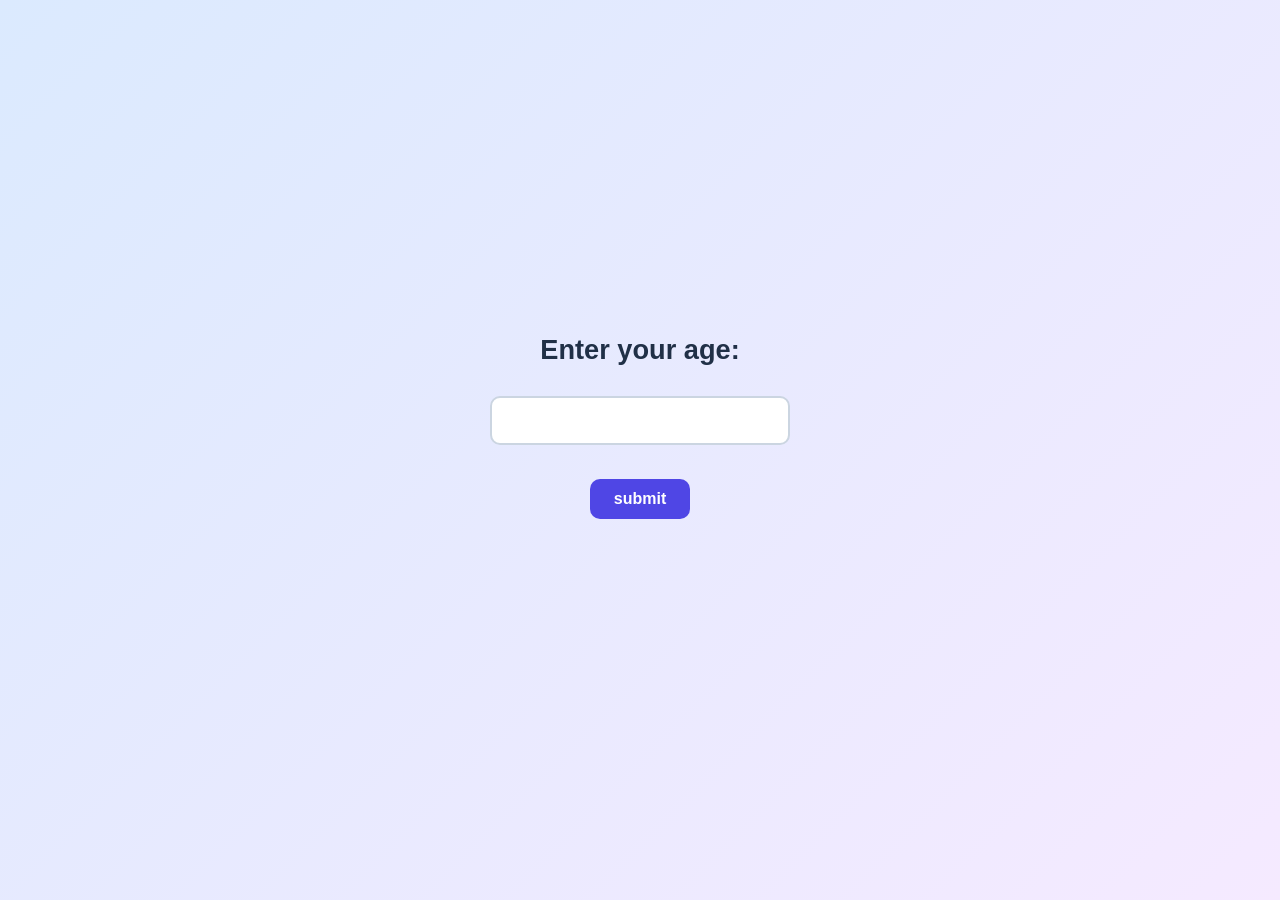
<file: basics_01/controlproject/index.html>
<!DOCTYPE html>
<!-- Tells the browser this page uses modern HTML. -->
<html lang="en">
<!-- The page content is written in English. -->
<head>
    <!-- Allows the page to display text using a wide range of characters. -->
    <meta charset="UTF-8">
    <!-- Makes the page fit and scale correctly on mobile screens. -->
    <meta name="viewport" content="width=device-width, initial-scale=1.0">
    <!-- Sets the title shown in the browser tab. -->
    <title>My website</title>
    <!-- Loads the CSS file that controls the page's appearance. -->
    <link rel="stylesheet" href="style.css">
</head>
<body>
    <!-- Prompts the user to enter their age. -->
    <label>Enter your age:</label><br>
    <!-- Provides a text field; JavaScript reads its value using the id "myText". -->
    <input type="text" id="myText"><br>
    <!-- Clicking this button runs the age-checking code in index.js. -->
    <button type="submit" id="mySubmit">submit</button>
    <!-- JavaScript puts the age-check result message inside this paragraph. -->
    <p id="resultElement"></p>
    <!-- Loads the JavaScript that reads the age and displays the result. -->
    <script src="index.js"></script>
</body>
</html>
</file>
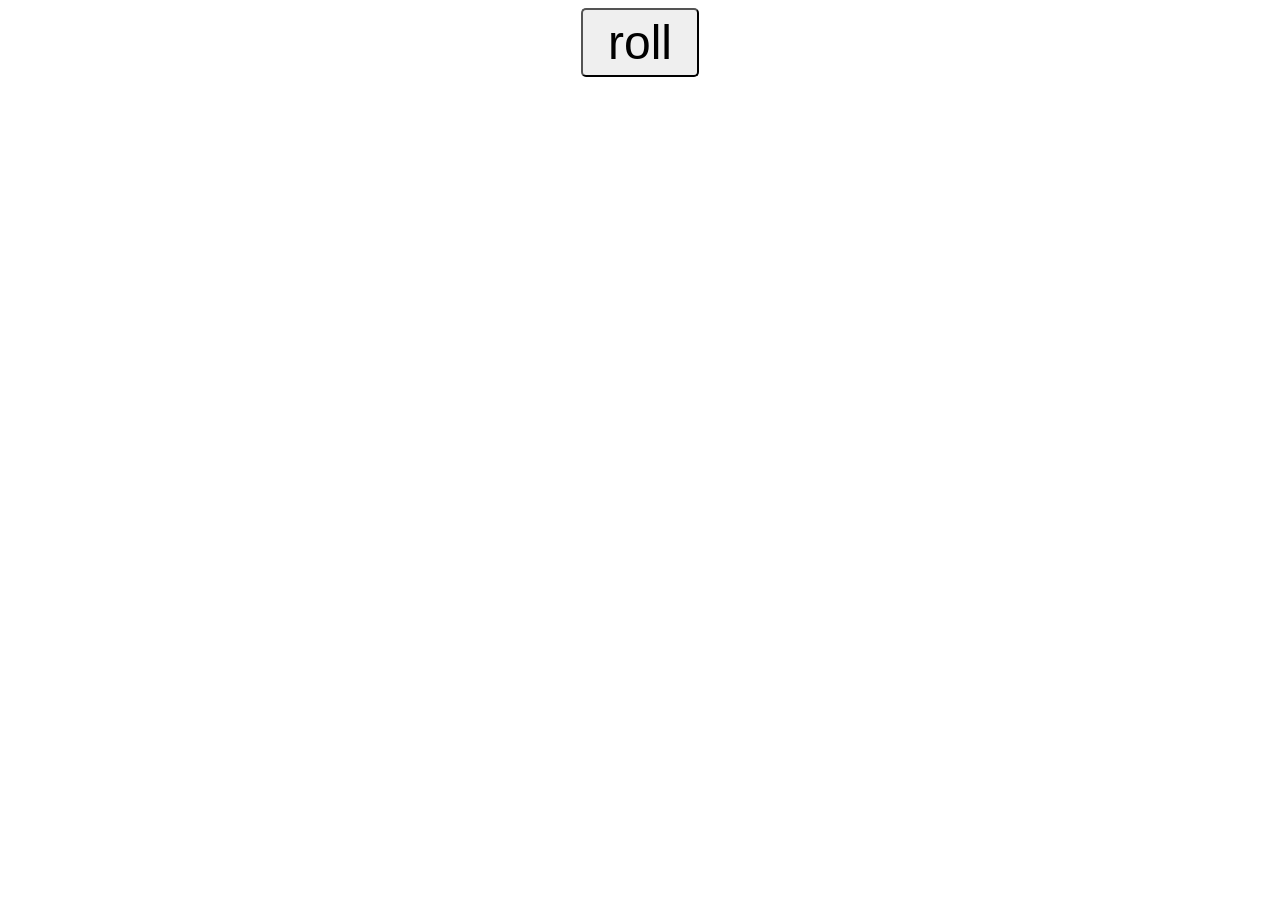
<file: basics_01/random_number_generator/index.html>
<!DOCTYPE html>
<!-- Declares this file as an HTML5 document. -->
<html lang="en">
<!-- The page content is written in English. -->
<head>
    <!-- Sets the character encoding so text displays correctly. -->
    <meta charset="UTF-8">
    <!-- Makes the page scale appropriately on phones and other screens. -->
    <meta name="viewport" content="width=device-width, initial-scale=1.0">
    <!-- Text shown in the browser tab. -->
    <title>My website</title>
    <!-- Loads the CSS rules from the stylesheet beside this HTML file. -->
    <link rel = "stylesheet" href = "styles.css" >

</head>
<body>
    <!-- Clicking this button runs the dice-roll function in index.js. -->
    <button id="myButton">roll</button><br>
    <!-- These labels display the first, second, and third dice results. -->
    <label id = "mylabel1" class="mylabels"></label><br>
    <label id = "mylabel2" class="mylabels"></label><br>
    <label id = "mylabel3" class="mylabels"></label><br>
    <!-- Loads the JavaScript after the button and labels exist in the page. -->
    <script src= "index.js"></script>
</body>
</html>
</file>
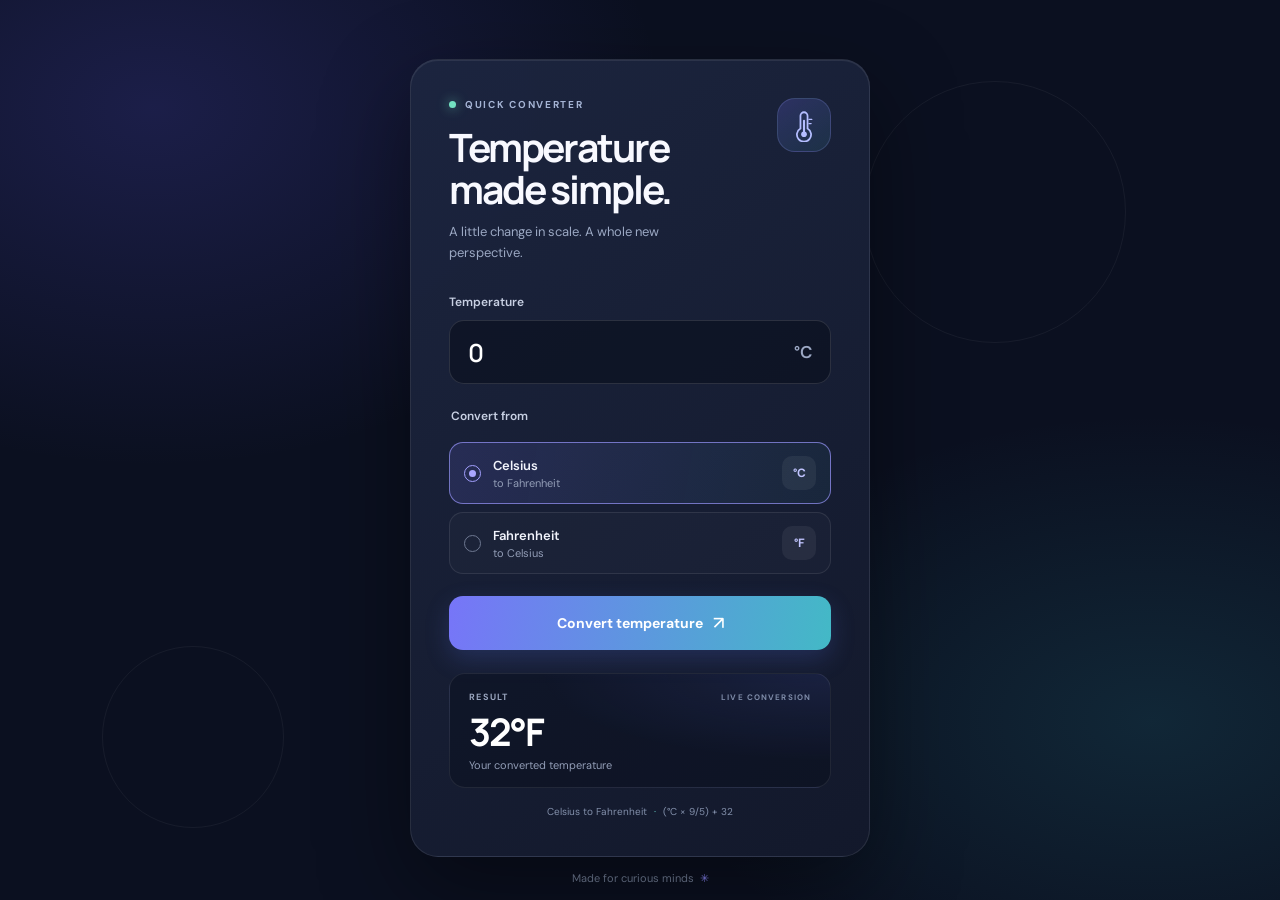
<file: basics_01/temperature_converter/index.html>
<!DOCTYPE html>
<html lang="en">
<head>
    <meta charset="UTF-8">
    <meta name="viewport" content="width=device-width, initial-scale=1.0">
    <title>Temperature Converter</title>
    <link rel="stylesheet" href="style.css">
    <script src="index.js" defer></script>
</head>
<body>
    <main class="page-shell">
        <section class="converter-card" aria-labelledby="pageTitle">
            <header class="card-header">
                <div>
                    <p class="eyebrow"><span class="status-dot"></span> QUICK CONVERTER</p>
                    <h1 id="pageTitle">Temperature<br>made simple.</h1>
                    <p class="intro">A little change in scale. A whole new perspective.</p>
                </div>
                <div class="temperature-icon" aria-hidden="true">
                    <svg viewBox="0 0 48 48" fill="none">
                        <path d="M19 28.8V11a5 5 0 0 1 10 0v17.8a10 10 0 1 1-10 0Z" stroke="currentColor" stroke-width="2.5"/>
                        <path d="M24 18v16" stroke="currentColor" stroke-width="3" stroke-linecap="round"/>
                        <circle cx="24" cy="37" r="4" fill="currentColor"/>
                        <path d="M31 16h4M31 22h3" stroke="currentColor" stroke-width="2" stroke-linecap="round"/>
                    </svg>
                </div>
            </header>

            <form id="converterForm">
                <label class="field-label" for="temperatureInput">Temperature</label>
                <div class="temperature-field">
                    <input
                        id="temperatureInput"
                        name="temperature"
                        type="number"
                        step="any"
                        value="0"
                        placeholder="Enter a value"
                        required
                    >
                    <span id="inputUnit" class="input-unit" aria-hidden="true">°C</span>
                </div>

                <fieldset class="conversion-fieldset">
                    <legend>Convert from</legend>
                    <label class="conversion-option">
                        <input type="radio" name="conversion" value="celsius-to-fahrenheit" checked>
                        <span class="radio-mark" aria-hidden="true"></span>
                        <span class="option-copy">
                            <span class="option-title">Celsius</span>
                            <span class="option-subtitle">to Fahrenheit</span>
                        </span>
                        <span class="option-symbol" aria-hidden="true">°C</span>
                    </label>
                    <label class="conversion-option">
                        <input type="radio" name="conversion" value="fahrenheit-to-celsius">
                        <span class="radio-mark" aria-hidden="true"></span>
                        <span class="option-copy">
                            <span class="option-title">Fahrenheit</span>
                            <span class="option-subtitle">to Celsius</span>
                        </span>
                        <span class="option-symbol" aria-hidden="true">°F</span>
                    </label>
                </fieldset>

                <button type="submit">
                    <span>Convert temperature</span>
                    <span class="button-arrow" aria-hidden="true">↗</span>
                </button>
            </form>

            <section class="result-panel" aria-label="Conversion result">
                <div class="result-heading">
                    <span class="result-label">RESULT</span>
                    <span class="result-decoration" aria-hidden="true">LIVE CONVERSION</span>
                </div>
                <p id="result" class="result" aria-live="polite" aria-atomic="true">32°F</p>
                <p class="result-caption">Your converted temperature</p>
            </section>
            <p id="formulaNote" class="formula-note">Celsius to Fahrenheit <span>·</span> (°C × 9/5) + 32</p>
        </section>
        <p class="page-footer">Made for curious minds <span>✳</span></p>
    </main>
</body>
</html>
</file>
<file: basics_01/controlproject/style.css>
* {
    box-sizing: border-box;
}

body {
    min-height: 100vh;
    margin: 0;
    padding: 24px;
    display: flex;
    flex-direction: column;
    align-items: center;
    justify-content: center;
    font-family: Arial, Helvetica, sans-serif;
    color: #203047;
    background: linear-gradient(135deg, #dbeafe, #f5eaff);
}

label {
    margin-bottom: 12px;
    font-size: 1.7rem;
    font-weight: 700;
}

#myText {
    width: min(100%, 300px);
    margin-bottom: 16px;
    padding: 12px 14px;
    border: 2px solid #cbd5e1;
    border-radius: 10px;
    background-color: #fff;
    color: #203047;
    font-size: 1.1rem;
    outline: none;
    transition: border-color 160ms ease, box-shadow 160ms ease;
}

#myText:focus {
    border-color: #6366f1;
    box-shadow: 0 0 0 4px rgb(99 102 241 / 18%);
}

#mySubmit {
    padding: 11px 24px;
    border: 0;
    border-radius: 10px;
    background-color: #4f46e5;
    color: #fff;
    font-size: 1rem;
    font-weight: 700;
    cursor: pointer;
    transition: background-color 160ms ease, transform 160ms ease;
}

#mySubmit:hover {
    background-color: #3730a3;
    transform: translateY(-1px);
}

#mySubmit:focus-visible {
    outline: 3px solid #a5b4fc;
    outline-offset: 3px;
}

#resultElement {
    min-height: 1.5em;
    margin: 20px 0 0;
    font-size: 1.1rem;
    font-weight: 600;
    text-align: center;
}
</file>
<file: basics_01/random_number_generator/styles.css>
/* Set the font for the page and center its contents. */
body{
    font-family: Verdana, Geneva, Tahoma, sans-serif;
    text-align: center;

}

/* Select the roll button by its HTML id and make it large and rounded. */
#myButton{
    font-size: 3em;
    padding: 5px 25px;
    border-radius: 5px;
}

/* Apply a large font to all three dice result labels. */
.mylabels{
    font-size: 3em;
}
</file>
<file: basics_01/temperature_converter/style.css>
@import url("https://fonts.googleapis.com/css2?family=DM+Sans:wght@400;500;600;700&family=Manrope:wght@400;500;600;700;800&display=swap");

:root {
    color-scheme: dark;
    font-family: "DM Sans", "Segoe UI", sans-serif;
    font-synthesis: none;
    text-rendering: optimizeLegibility;
    -webkit-font-smoothing: antialiased;
    -moz-osx-font-smoothing: grayscale;
    background: #0b1020;
    color: #f5f7ff;
    font-optical-sizing: auto;
}

* {
    box-sizing: border-box;
}

body {
    min-width: 320px;
    min-height: 100vh;
    margin: 0;
}

button,
input {
    font: inherit;
}

.page-shell {
    position: relative;
    display: grid;
    min-height: 100vh;
    place-items: center;
    overflow: hidden;
    padding: 48px 20px 32px;
    background:
        radial-gradient(ellipse at 12% 12%, rgb(89 83 224 / 21%), transparent 32%),
        radial-gradient(ellipse at 90% 80%, rgb(49 170 185 / 15%), transparent 30%),
        #0b1020;
}

.page-shell::before,
.page-shell::after {
    position: absolute;
    width: 260px;
    height: 260px;
    border: 1px solid rgb(255 255 255 / 5%);
    border-radius: 50%;
    content: "";
    pointer-events: none;
}

.page-shell::before {
    top: 9%;
    right: 12%;
}

.page-shell::after {
    bottom: 8%;
    left: 8%;
    width: 180px;
    height: 180px;
}

.converter-card {
    position: relative;
    z-index: 1;
    width: min(100%, 460px);
    padding: 38px;
    overflow: hidden;
    border: 1px solid rgb(255 255 255 / 9%);
    border-radius: 28px;
    background:
        linear-gradient(145deg, rgb(28 37 63 / 98%), rgb(19 25 44 / 98%));
    box-shadow:
        0 32px 90px rgb(0 0 0 / 42%),
        inset 0 1px 0 rgb(255 255 255 / 8%);
}

.card-header {
    display: flex;
    align-items: flex-start;
    justify-content: space-between;
    gap: 16px;
    margin-bottom: 30px;
}

.eyebrow {
    display: flex;
    align-items: center;
    gap: 9px;
    margin: 0 0 15px;
    color: #a5b4d5;
    font-size: 10px;
    font-weight: 700;
    letter-spacing: 0.17em;
}

.status-dot {
    width: 7px;
    height: 7px;
    border-radius: 50%;
    background: #73e1c1;
    box-shadow: 0 0 12px rgb(115 225 193 / 72%);
}

h1 {
    margin: 0;
    color: #f8f9ff;
    font-family: Manrope, "DM Sans", sans-serif;
    font-size: clamp(30px, 7vw, 39px);
    font-weight: 700;
    letter-spacing: -0.055em;
    line-height: 1.08;
}

.intro {
    max-width: 280px;
    margin: 12px 0 0;
    color: #9ba8c3;
    font-size: 13px;
    line-height: 1.6;
}

.temperature-icon {
    display: grid;
    width: 54px;
    height: 54px;
    flex: 0 0 auto;
    place-items: center;
    border: 1px solid rgb(153 164 255 / 20%);
    border-radius: 18px;
    background: linear-gradient(145deg, rgb(119 112 255 / 21%), rgb(65 195 201 / 10%));
    color: #b4bdff;
}

.temperature-icon svg {
    width: 34px;
    height: 34px;
}

.field-label,
.conversion-fieldset legend {
    display: block;
    margin-bottom: 10px;
    color: #c8d0e3;
    font-size: 12px;
    font-weight: 600;
}

.temperature-field {
    display: flex;
    align-items: center;
    height: 64px;
    margin-bottom: 24px;
    padding: 0 18px;
    border: 1px solid rgb(255 255 255 / 12%);
    border-radius: 15px;
    background: rgb(8 13 27 / 55%);
    transition: border-color 160ms ease, box-shadow 160ms ease;
}

.temperature-field:focus-within {
    border-color: #8e91ff;
    box-shadow: 0 0 0 4px rgb(142 145 255 / 13%);
}

#temperatureInput {
    width: 100%;
    min-width: 0;
    padding: 0;
    border: 0;
    outline: 0;
    background: transparent;
    color: #fff;
    font-family: Manrope, "DM Sans", sans-serif;
    font-size: 25px;
    font-weight: 600;
}

#temperatureInput::placeholder {
    color: #66718a;
    font-size: 16px;
    font-weight: 400;
}

#temperatureInput::-webkit-inner-spin-button,
#temperatureInput::-webkit-outer-spin-button {
    margin: 0;
    appearance: none;
}

#temperatureInput[type="number"] {
    appearance: textfield;
}

.input-unit {
    padding-left: 12px;
    color: #9ca8c4;
    font-size: 17px;
    font-weight: 600;
}

.conversion-fieldset {
    min-width: 0;
    margin: 0 0 22px;
    padding: 0;
    border: 0;
}

.conversion-fieldset legend {
    margin-bottom: 10px;
}

.conversion-option {
    position: relative;
    display: flex;
    min-height: 62px;
    align-items: center;
    gap: 12px;
    margin-top: 8px;
    padding: 10px 14px;
    border: 1px solid rgb(255 255 255 / 9%);
    border-radius: 14px;
    background: rgb(255 255 255 / 2%);
    cursor: pointer;
    transition:
        border-color 160ms ease,
        background-color 160ms ease,
        transform 160ms ease;
}

.conversion-option:hover {
    transform: translateY(-1px);
    border-color: rgb(163 169 255 / 45%);
    background: rgb(255 255 255 / 4%);
}

.conversion-option:has(input:checked) {
    border-color: rgb(155 153 255 / 68%);
    background: linear-gradient(100deg, rgb(125 119 255 / 15%), rgb(70 185 195 / 7%));
}

.conversion-option input {
    position: absolute;
    width: 1px;
    height: 1px;
    opacity: 0;
}

.conversion-option:has(input:focus-visible) {
    outline: 3px solid #a2a6ff;
    outline-offset: 3px;
}

.radio-mark {
    position: relative;
    width: 17px;
    height: 17px;
    flex: 0 0 auto;
    border: 1px solid #6e7891;
    border-radius: 50%;
}

.conversion-option input:checked + .radio-mark {
    border-color: #a3a0ff;
}

.conversion-option input:checked + .radio-mark::after {
    position: absolute;
    inset: 4px;
    border-radius: 50%;
    background: #aaa6ff;
    content: "";
}

.option-copy {
    display: flex;
    flex: 1;
    flex-direction: column;
    gap: 2px;
}

.option-title {
    color: #f2f4fc;
    font-size: 13px;
    font-weight: 600;
}

.option-subtitle {
    color: #929db6;
    font-size: 11px;
}

.option-symbol {
    display: grid;
    width: 34px;
    height: 34px;
    place-items: center;
    border-radius: 10px;
    background: rgb(255 255 255 / 6%);
    color: #c1c5ff;
    font-size: 12px;
    font-weight: 700;
}

button {
    display: flex;
    width: 100%;
    min-height: 54px;
    align-items: center;
    justify-content: center;
    gap: 10px;
    border: 0;
    border-radius: 14px;
    background: linear-gradient(100deg, #7775f8, #43b9c6);
    box-shadow: 0 9px 24px rgb(88 113 229 / 22%);
    color: #fff;
    font-size: 14px;
    font-weight: 700;
    cursor: pointer;
    transition: transform 160ms ease, box-shadow 160ms ease, filter 160ms ease;
}

button:hover {
    transform: translateY(-2px);
    box-shadow: 0 13px 28px rgb(88 113 229 / 34%);
    filter: brightness(1.08);
}

button:active {
    transform: translateY(0);
}

button:focus-visible {
    outline: 3px solid #c3c4ff;
    outline-offset: 4px;
}

.button-arrow {
    font-size: 18px;
    font-weight: 500;
}

.result-panel {
    margin-top: 23px;
    padding: 17px 19px 15px;
    border: 1px solid rgb(255 255 255 / 8%);
    border-radius: 16px;
    background:
        radial-gradient(ellipse at 100% 0%, rgb(100 117 242 / 13%), transparent 54%),
        rgb(7 12 25 / 38%);
}

.result-heading {
    display: flex;
    align-items: center;
    justify-content: space-between;
}

.result-label,
.result-decoration {
    color: #9ba7c0;
    font-size: 9px;
    font-weight: 700;
    letter-spacing: 0.14em;
}

.result-decoration {
    color: #7e8ba8;
    font-size: 8px;
}

.result {
    margin: 8px 0 0;
    color: #fff;
    font-family: Manrope, "DM Sans", sans-serif;
    font-size: 38px;
    font-weight: 700;
    letter-spacing: -0.05em;
    line-height: 1.1;
    overflow-wrap: anywhere;
}

.result-caption {
    margin: 5px 0 0;
    color: #929db6;
    font-size: 11px;
}

.formula-note {
    margin: 17px 0 0;
    color: #8390ab;
    font-size: 10px;
    text-align: center;
}

.formula-note span {
    padding: 0 4px;
    color: #6bd1c6;
}

.page-footer {
    position: absolute;
    bottom: 15px;
    left: 0;
    width: 100%;
    margin: 0;
    color: #75819a;
    font-size: 11px;
    text-align: center;
}

.page-footer span {
    padding-left: 3px;
    color: #8f8cff;
}

@media (max-width: 480px) {
    .page-shell {
        padding: 28px 15px 48px;
    }

    .converter-card {
        padding: 28px 22px;
        border-radius: 23px;
    }

    .card-header {
        margin-bottom: 25px;
    }

    .temperature-icon {
        width: 46px;
        height: 46px;
        border-radius: 15px;
    }

    .temperature-icon svg {
        width: 30px;
        height: 30px;
    }
}

@media (max-height: 760px) {
    .page-shell {
        align-content: center;
        padding-top: 22px;
        padding-bottom: 38px;
    }

    .converter-card {
        padding: 25px 32px;
    }

    .card-header {
        margin-bottom: 18px;
    }

    .eyebrow {
        margin-bottom: 9px;
    }

    h1 {
        font-size: 32px;
    }

    .intro {
        margin-top: 7px;
        font-size: 12px;
    }

    .temperature-field {
        height: 56px;
        margin-bottom: 17px;
    }

    .conversion-fieldset {
        margin-bottom: 16px;
    }

    .conversion-option {
        min-height: 54px;
    }

    button {
        min-height: 50px;
    }

    .result-panel {
        margin-top: 16px;
        padding-top: 13px;
        padding-bottom: 12px;
    }

    .result {
        font-size: 34px;
    }

    .formula-note {
        margin-top: 12px;
    }
}

@media (prefers-reduced-motion: reduce) {
    *,
    *::before,
    *::after {
        scroll-behavior: auto !important;
        transition-duration: 0.01ms !important;
    }
}
</file>
